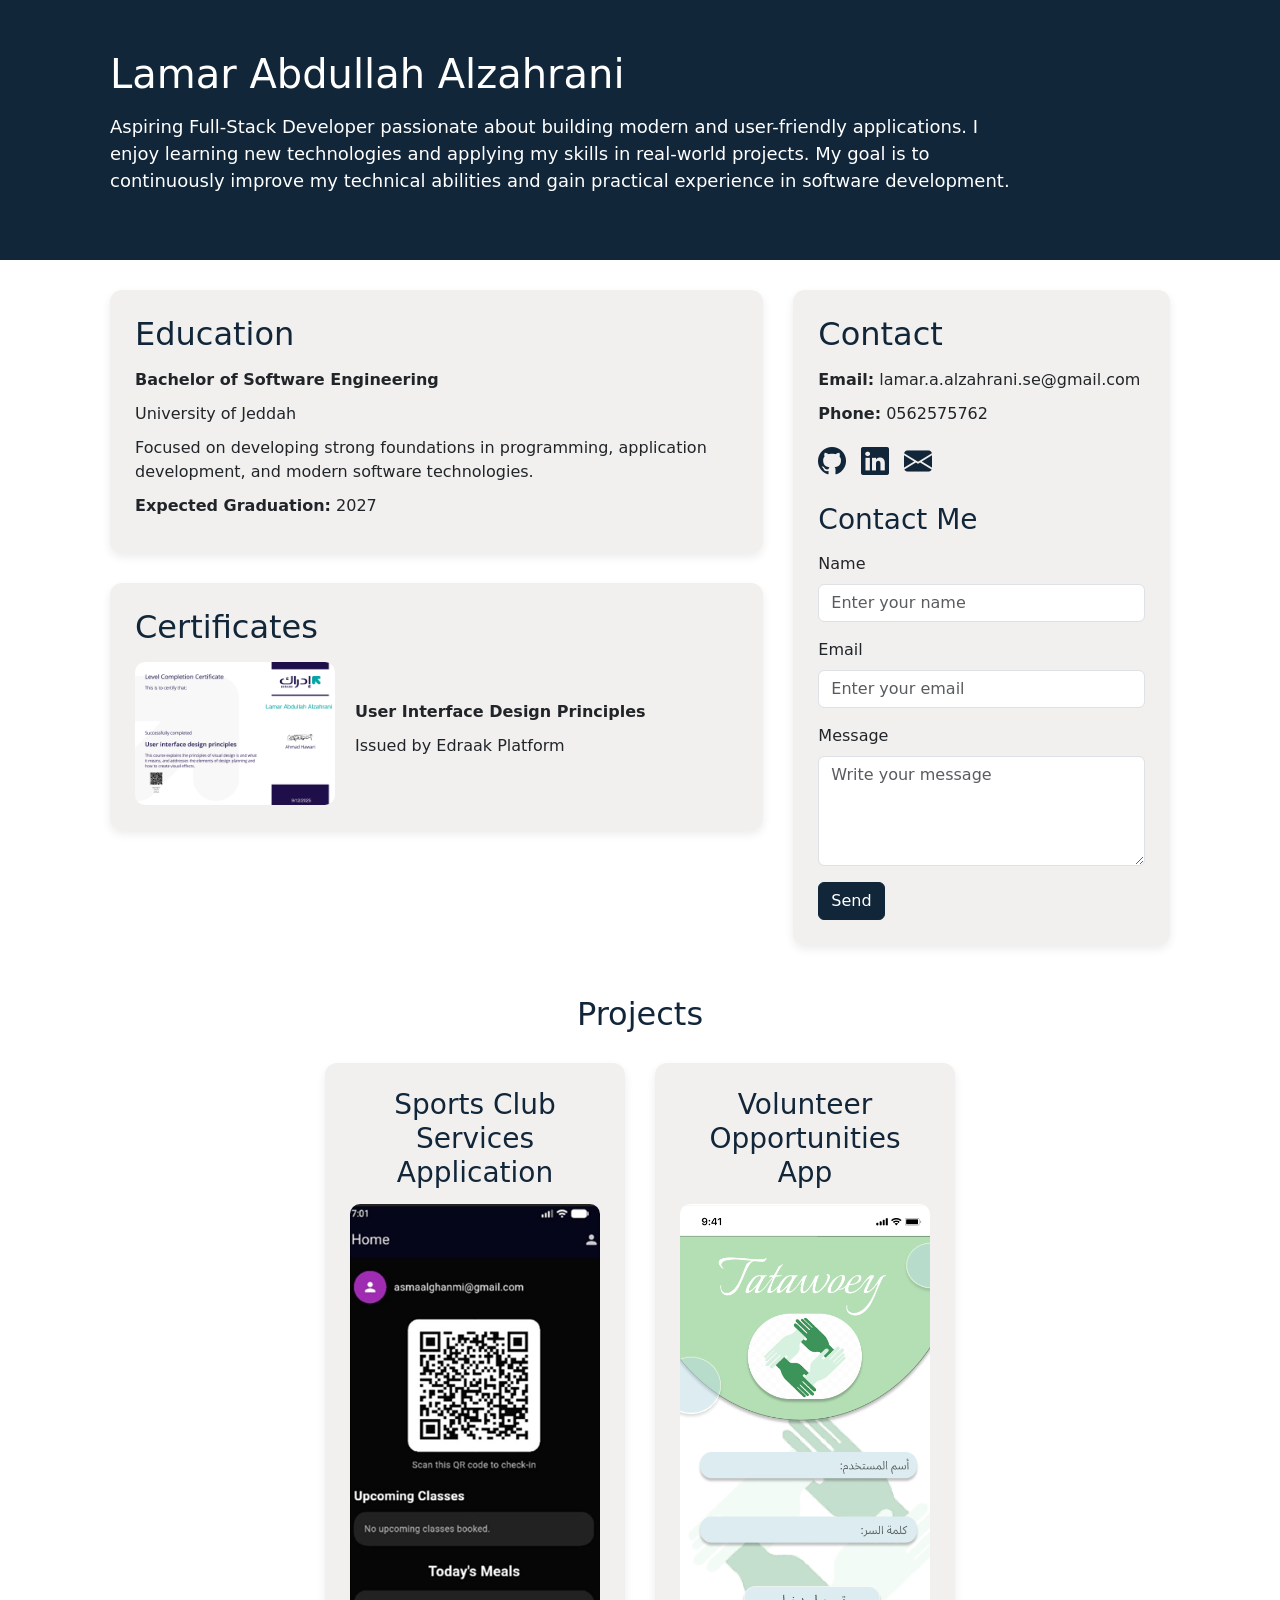
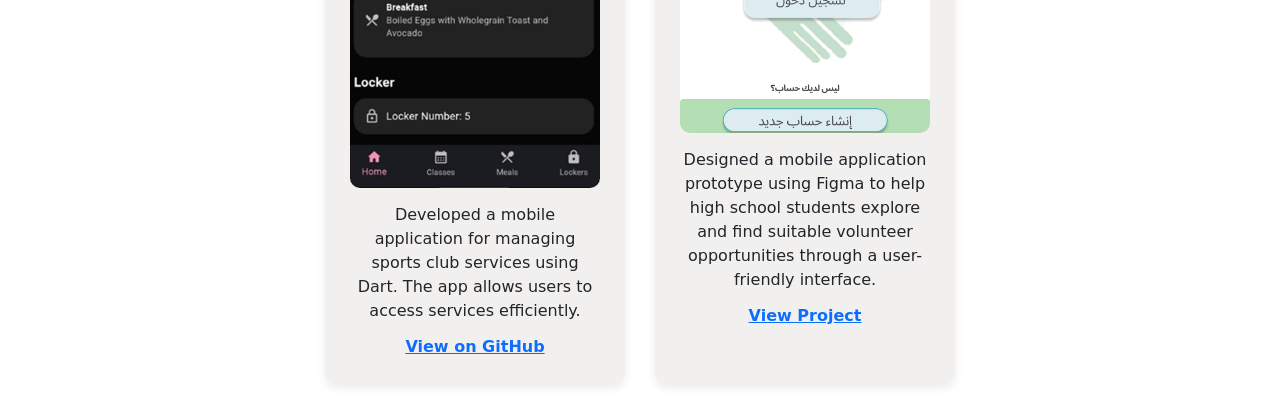
<file: index.html>
<!DOCTYPE html>
<html lang="en">
<head>
    <meta charset="UTF-8">
    <meta name="viewport" content="width=device-width, initial-scale=1.0">
    <title>Lamar Abdullah Alzahrani - Resume</title>

    <link rel="stylesheet" href="style.css">
    <link href="https://cdn.jsdelivr.net/npm/bootstrap@5.3.3/dist/css/bootstrap.min.css" rel="stylesheet">
    <link rel="stylesheet" href="https://cdn.jsdelivr.net/npm/bootstrap-icons@1.11.3/font/bootstrap-icons.min.css">
</head>
<body>

    <header class="hero">
        <div class="hero-content">
            <h1>Lamar Abdullah Alzahrani</h1>
            <p>
                Aspiring Full-Stack Developer passionate about building modern and user-friendly applications.
                I enjoy learning new technologies and applying my skills in real-world projects.
                My goal is to continuously improve my technical abilities and gain practical experience in software development.
            </p>
        </div>
    </header>

    <main>

        <section class="top-section">

            <div class="left-column">

                <div class="education-card">
                    <h2>Education</h2>
                    <p><strong>Bachelor of Software Engineering</strong></p>
                    <p>University of Jeddah</p>
                    <p>
                        Focused on developing strong foundations in programming, application development,
                        and modern software technologies.
                    </p>
                    <p><strong>Expected Graduation:</strong> 2027</p>
                </div>

                <div class="certificate-card">
                    <h2>Certificates</h2>

                    <div class="certificate-content">
                        <img src="ui_ux_certificates.png" alt="User Interface Design Principles certificate">

                        <div class="certificate-text">
                            <p><strong> User Interface Design Principles</strong></p>
                            <p>Issued by Edraak Platform</p>
                        </div>
                    </div>
                </div>

            </div>

            <div class="contact-card">
                <h2>Contact</h2>

                <p><strong>Email:</strong> lamar.a.alzahrani.se@gmail.com</p>
                <p><strong>Phone:</strong> 0562575762</p>

                <div class="social-icons">
                    <a href="https://github.com/LamarAbdullah-2" target="_blank" aria-label="GitHub">
                        <i class="bi bi-github"></i>
                    </a>

                    <a href="https://www.linkedin.com/in/lamar-alzahrani-3b519b3ba" target="_blank" aria-label="LinkedIn">
                        <i class="bi bi-linkedin"></i>
                    </a>

                    <a href="mailto:lamar.a.alzahrani.se@gmail.com" aria-label="Email">
                        <i class="bi bi-envelope-fill"></i>
                    </a>
                </div>

                <div class="contact-form-box">
                    <h3>Contact Me</h3>

                    <form>
                        <div class="mb-3">
                            <label class="form-label">Name</label>
                            <input type="text" class="form-control" placeholder="Enter your name">
                        </div>

                        <div class="mb-3">
                            <label class="form-label">Email</label>
                            <input type="email" class="form-control" placeholder="Enter your email">
                        </div>

                        <div class="mb-3">
                            <label class="form-label">Message</label>
                            <textarea class="form-control" rows="4" placeholder="Write your message"></textarea>
                        </div>

                        <button class="btn btn-dark" type="submit">Send</button>
                    </form>
                </div>
            </div>

        </section>

        <section class="projects-section">
            <h2>Projects</h2>

            <div class="projects-container">

                <article class="project-card">
                    <h3>Sports Club Services Application</h3>

                    <img src="gym.png" alt="Sports Club Services Application interface">

                    <p>
                        Developed a mobile application for managing sports club services using Dart.
                        The app allows users to access services efficiently.
                    </p>

                    <a href="https://github.com/Asmaalghanmi/smart_gym_app" target="_blank">
                        View on GitHub
                    </a>
                </article>

                <article class="project-card">
                    <h3>Volunteer Opportunities App</h3>

                    <img src="Screenshot_for_Volunteer_app.png" alt="Volunteer Opportunities App interface">

                    <p>
                        Designed a mobile application prototype using Figma to help high school students
                        explore and find suitable volunteer opportunities through a user-friendly interface.
                    </p>

                    <a href="https://www.figma.com/proto/cyBVpyZ9rMG5cGftKAQr48/Untitled" target="_blank">
                        View Project
                    </a>
                </article>

            </div>
        </section>

    </main>

</body>
</html>
</file>
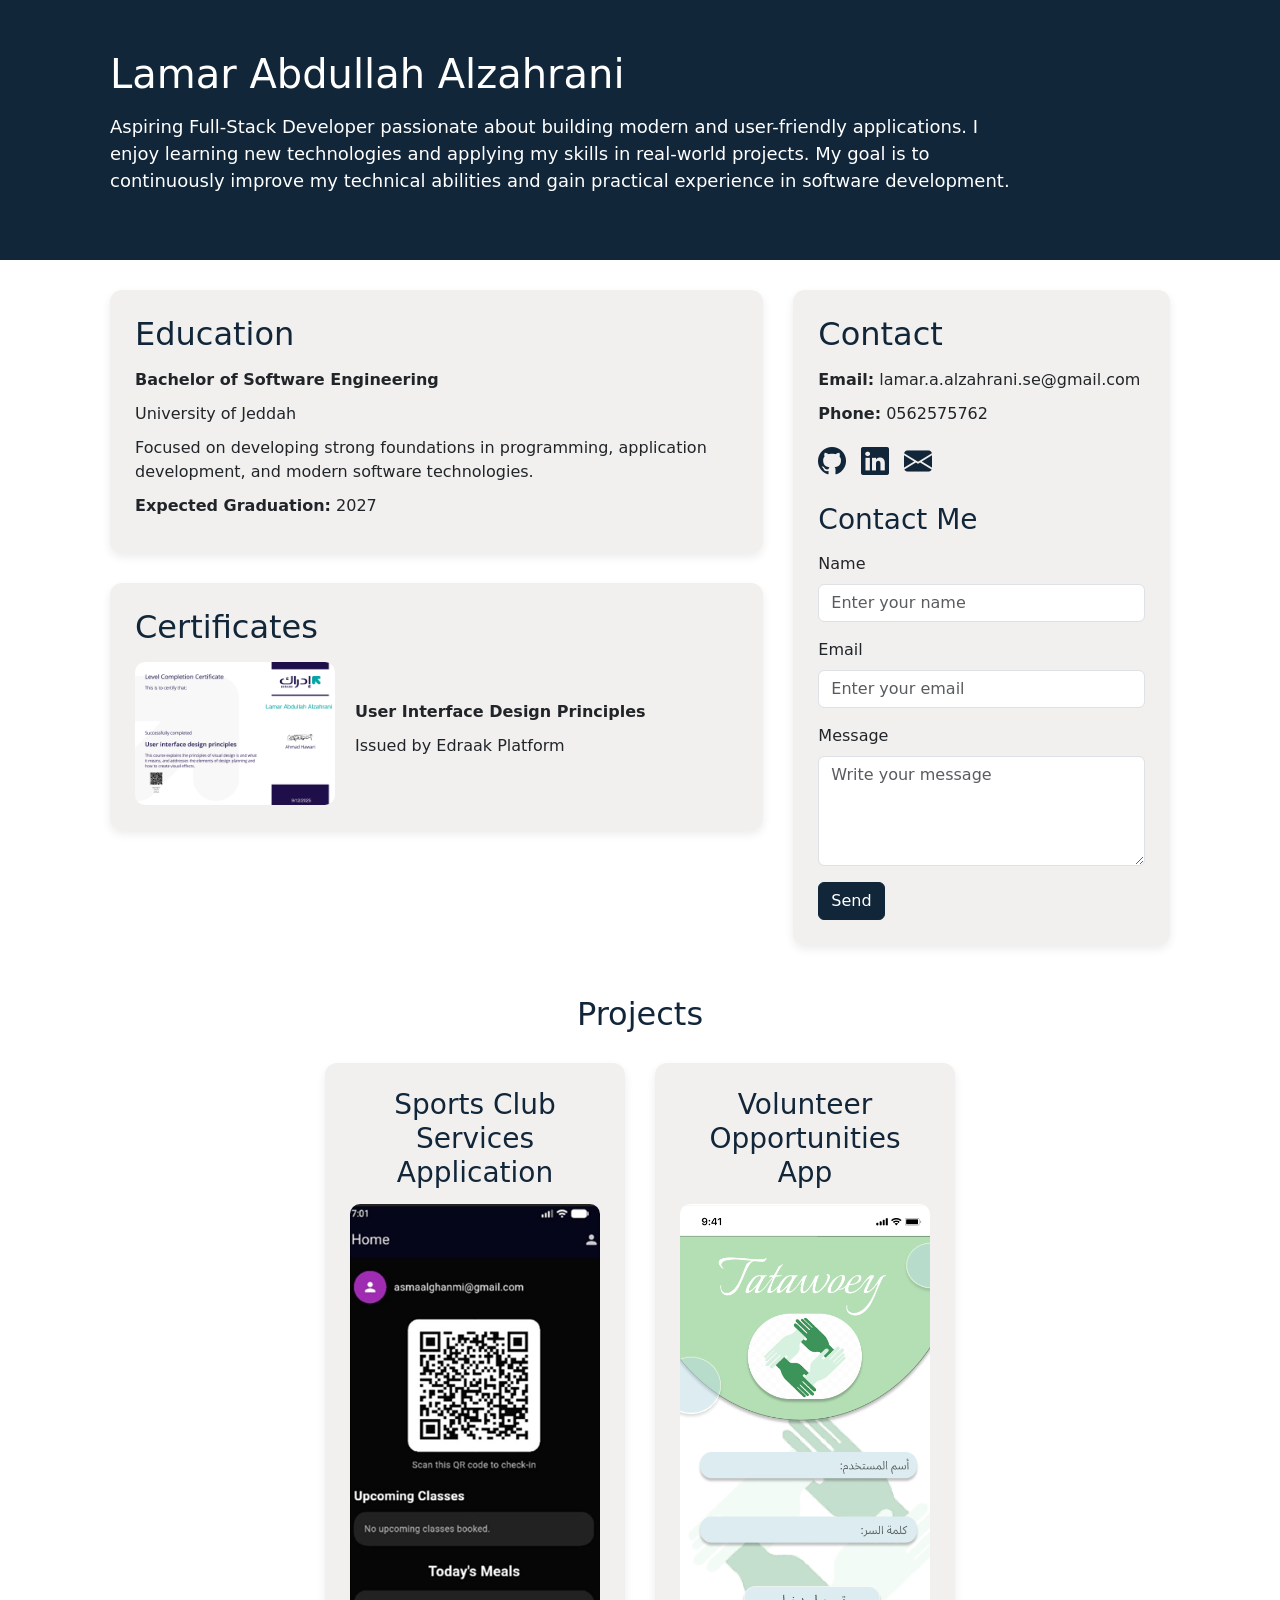
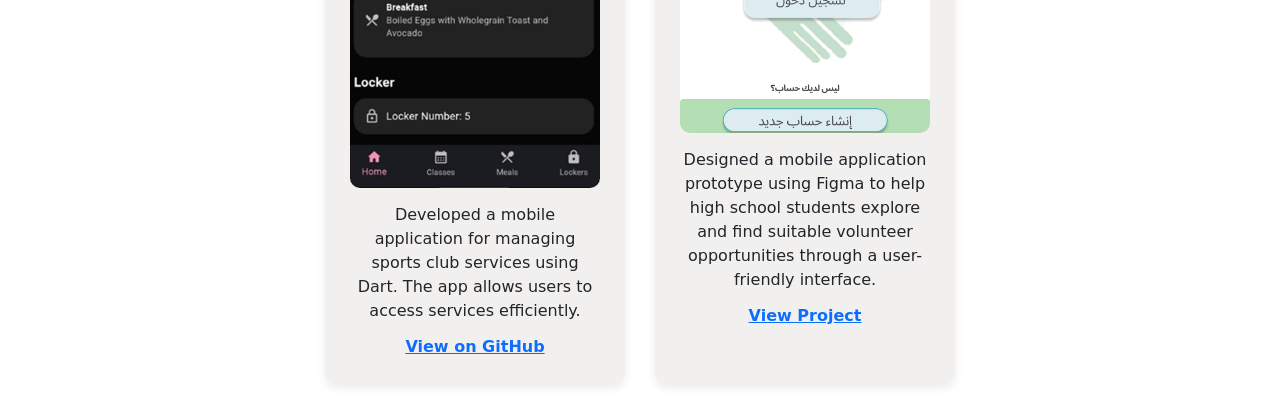
<file: Assignment.html>
<!DOCTYPE html>
<html lang="en">
<head>
    <meta charset="UTF-8">
    <meta name="viewport" content="width=device-width, initial-scale=1.0">
    <title>Lamar Abdullah Alzahrani - Resume</title>

    <link rel="stylesheet" href="style.css">
    <link href="https://cdn.jsdelivr.net/npm/bootstrap@5.3.3/dist/css/bootstrap.min.css" rel="stylesheet">
    <link rel="stylesheet" href="https://cdn.jsdelivr.net/npm/bootstrap-icons@1.11.3/font/bootstrap-icons.min.css">
</head>
<body>

    <header class="hero">
        <div class="hero-content">
            <h1>Lamar Abdullah Alzahrani</h1>
            <p>
                Aspiring Full-Stack Developer passionate about building modern and user-friendly applications.
                I enjoy learning new technologies and applying my skills in real-world projects.
                My goal is to continuously improve my technical abilities and gain practical experience in software development.
            </p>
        </div>
    </header>

    <main>

        <section class="top-section">

            <div class="left-column">

                <div class="education-card">
                    <h2>Education</h2>
                    <p><strong>Bachelor of Software Engineering</strong></p>
                    <p>University of Jeddah</p>
                    <p>
                        Focused on developing strong foundations in programming, application development,
                        and modern software technologies.
                    </p>
                    <p><strong>Expected Graduation:</strong> 2027</p>
                </div>

                <div class="certificate-card">
                    <h2>Certificates</h2>

                    <div class="certificate-content">
                        <img src="ui_ux_certificates.png" alt="User Interface Design Principles certificate">

                        <div class="certificate-text">
                            <p><strong> User Interface Design Principles</strong></p>
                            <p>Issued by Edraak Platform</p>
                        </div>
                    </div>
                </div>

            </div>

            <div class="contact-card">
                <h2>Contact</h2>

                <p><strong>Email:</strong> lamar.a.alzahrani.se@gmail.com</p>
                <p><strong>Phone:</strong> 0562575762</p>

                <div class="social-icons">
                    <a href="https://github.com/LamarAbdullah-2" target="_blank" aria-label="GitHub">
                        <i class="bi bi-github"></i>
                    </a>

                    <a href="https://www.linkedin.com/in/lamar-alzahrani-3b519b3ba" target="_blank" aria-label="LinkedIn">
                        <i class="bi bi-linkedin"></i>
                    </a>

                    <a href="mailto:lamar.a.alzahrani.se@gmail.com" aria-label="Email">
                        <i class="bi bi-envelope-fill"></i>
                    </a>
                </div>

                <div class="contact-form-box">
                    <h3>Contact Me</h3>

                    <form>
                        <div class="mb-3">
                            <label class="form-label">Name</label>
                            <input type="text" class="form-control" placeholder="Enter your name">
                        </div>

                        <div class="mb-3">
                            <label class="form-label">Email</label>
                            <input type="email" class="form-control" placeholder="Enter your email">
                        </div>

                        <div class="mb-3">
                            <label class="form-label">Message</label>
                            <textarea class="form-control" rows="4" placeholder="Write your message"></textarea>
                        </div>

                        <button class="btn btn-dark" type="submit">Send</button>
                    </form>
                </div>
            </div>

        </section>

        <section class="projects-section">
            <h2>Projects</h2>

            <div class="projects-container">

                <article class="project-card">
                    <h3>Sports Club Services Application</h3>

                    <img src="gym.png" alt="Sports Club Services Application interface">

                    <p>
                        Developed a mobile application for managing sports club services using Dart.
                        The app allows users to access services efficiently.
                    </p>

                    <a href="https://github.com/Asmaalghanmi/smart_gym_app" target="_blank">
                        View on GitHub
                    </a>
                </article>

                <article class="project-card">
                    <h3>Volunteer Opportunities App</h3>

                    <img src="Screenshot_for_Volunteer_app.png" alt="Volunteer Opportunities App interface">

                    <p>
                        Designed a mobile application prototype using Figma to help high school students
                        explore and find suitable volunteer opportunities through a user-friendly interface.
                    </p>

                    <a href="https://www.figma.com/proto/cyBVpyZ9rMG5cGftKAQr48/Untitled" target="_blank">
                        View Project
                    </a>
                </article>

            </div>
        </section>

    </main>

</body>
</html>
</file>
<file: style.css>
* {
    margin: 0;
    padding: 0;
    box-sizing: border-box;
}

body {
    font-family: Arial, sans-serif;
    background-color: white;
    color: #222;
    line-height: 1.6;
}

.hero {
    background-color: #12263A;
    color: white;
    padding: 50px 0;
}

.hero-content {
    max-width: 1100px;
    margin: auto;
    padding: 0 20px;
}

.hero h1 {
    font-size: 40px;
    margin-bottom: 15px;
}

.hero p {
    font-size: 18px;
    max-width: 900px;
}

main {
    max-width: 1100px;
    margin: 30px auto;
    padding: 0 20px;
}

.top-section {
    display: flex;
    gap: 30px;
    align-items: stretch;
    margin-bottom: 50px;
}

.left-column {
    flex: 2;
    display: flex;
    flex-direction: column;
    gap: 30px;
}

.contact-card {
    flex: 1;
}

.education-card,
.contact-card,
.project-card,
.certificate-card {
    background-color: #F2F0EF;
    padding: 25px;
    border-radius: 12px;
    box-shadow: 0 4px 10px rgba(0, 0, 0, 0.08);
}

.education-card h2,
.contact-card h2,
.certificate-card h2,
.projects-section h2 {
    margin-bottom: 15px;
    color: #12263A;
}

.education-card p,
.contact-card p,
.certificate-card p {
    margin-bottom: 10px;
}

a {
    color: #12263A;
    text-decoration: none;
    font-weight: bold;
}

a:hover {
    text-decoration: underline;
}

.social-icons {
    display: flex;
    gap: 15px;
    margin: 15px 0;
}

.social-icons i {
    font-size: 28px;
    color: #12263A;
}

.contact-form-box {
    margin-top: 20px;
}

.contact-form-box h3 {
    margin-bottom: 15px;
    color: #12263A;
}

.btn-dark {
    background-color: #12263A !important;
    border-color: #12263A !important;
}

.btn-dark:hover {
    background-color: #0d1b2a !important;
    border-color: #0d1b2a !important;
}

.certificate-content {
    display: flex;
    align-items: center;
    gap: 20px;
}

.certificate-content img {
    width: 200px;
    border-radius: 10px;
}

.certificate-text {
    flex: 1;
}

.certificate-card h3 {
    margin-bottom: 10px;
    color: #12263A;
}

.projects-section {
    text-align: center;
}

.projects-section h2 {
    margin-bottom: 30px;
    font-size: 32px;
}

.projects-container {
    display: flex;
    gap: 30px;
    justify-content: center;
    flex-wrap: wrap;
}

.project-card {
    width: 300px;
    text-align: center;
}

.project-card h3 {
    margin-bottom: 15px;
    color: #12263A;
}

.project-card img {
    width: 100%;
    border-radius: 10px;
    margin-bottom: 15px;
}

.project-card p {
    margin-bottom: 12px;
}

@media (max-width: 768px) {
    .top-section {
        flex-direction: column;
    }

    .projects-container {
        flex-direction: column;
        align-items: center;
    }

    .certificate-content {
        flex-direction: column;
        text-align: center;
    }

    .hero h1 {
        font-size: 30px;
    }

    .hero p {
        font-size: 16px;
    }

    .project-card {
        width: 100%;
        max-width: 350px;
    }
}
</file>
